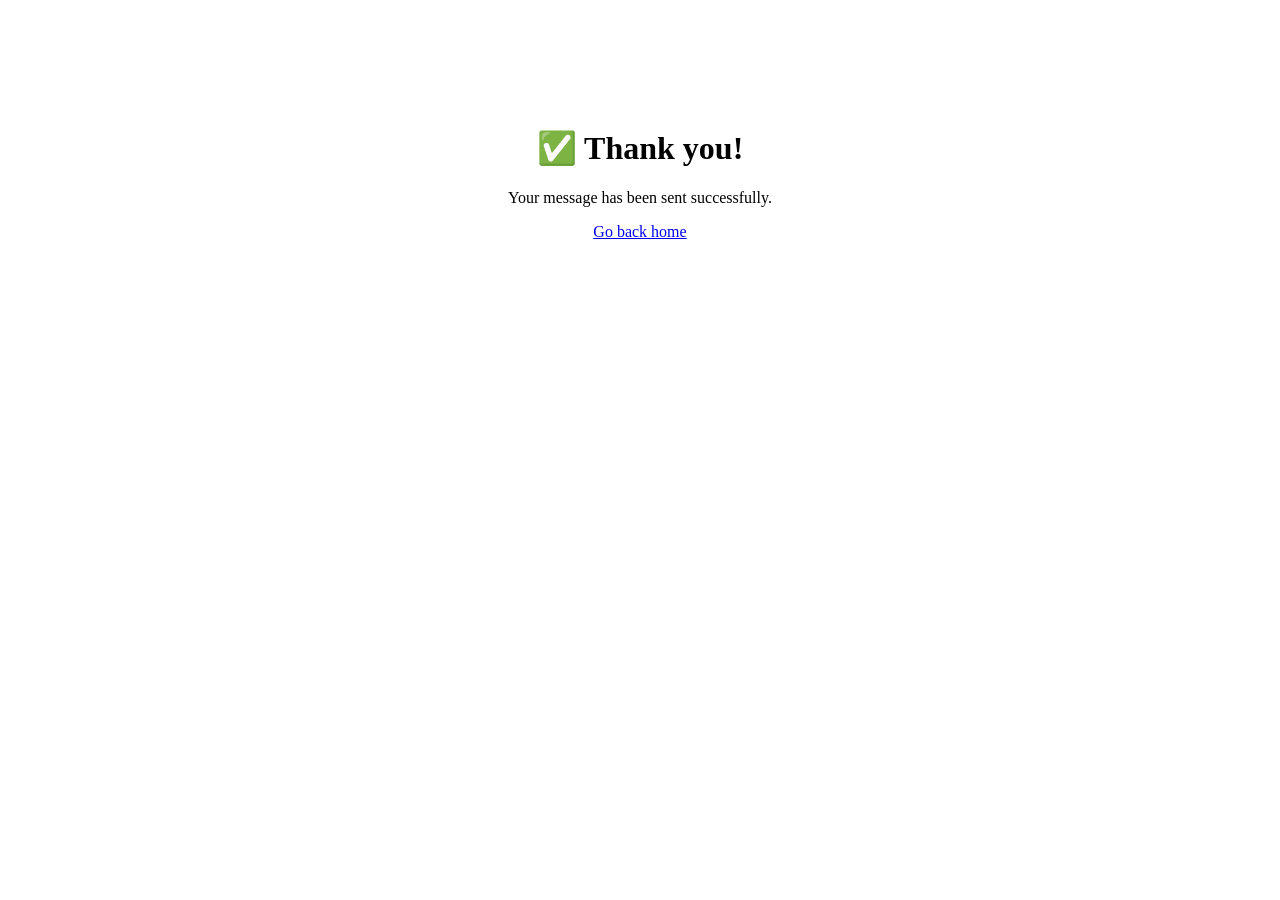
<file: success.html>
<!DOCTYPE html>
<html>
<head>
  <title>Message Sent</title>
</head>
<body style="font-family: Poppins; text-align:center; padding:100px;">
  <h1>✅ Thank you!</h1>
  <p>Your message has been sent successfully.</p>
  <a href="/">Go back home</a>
</body>
</html>
</file>
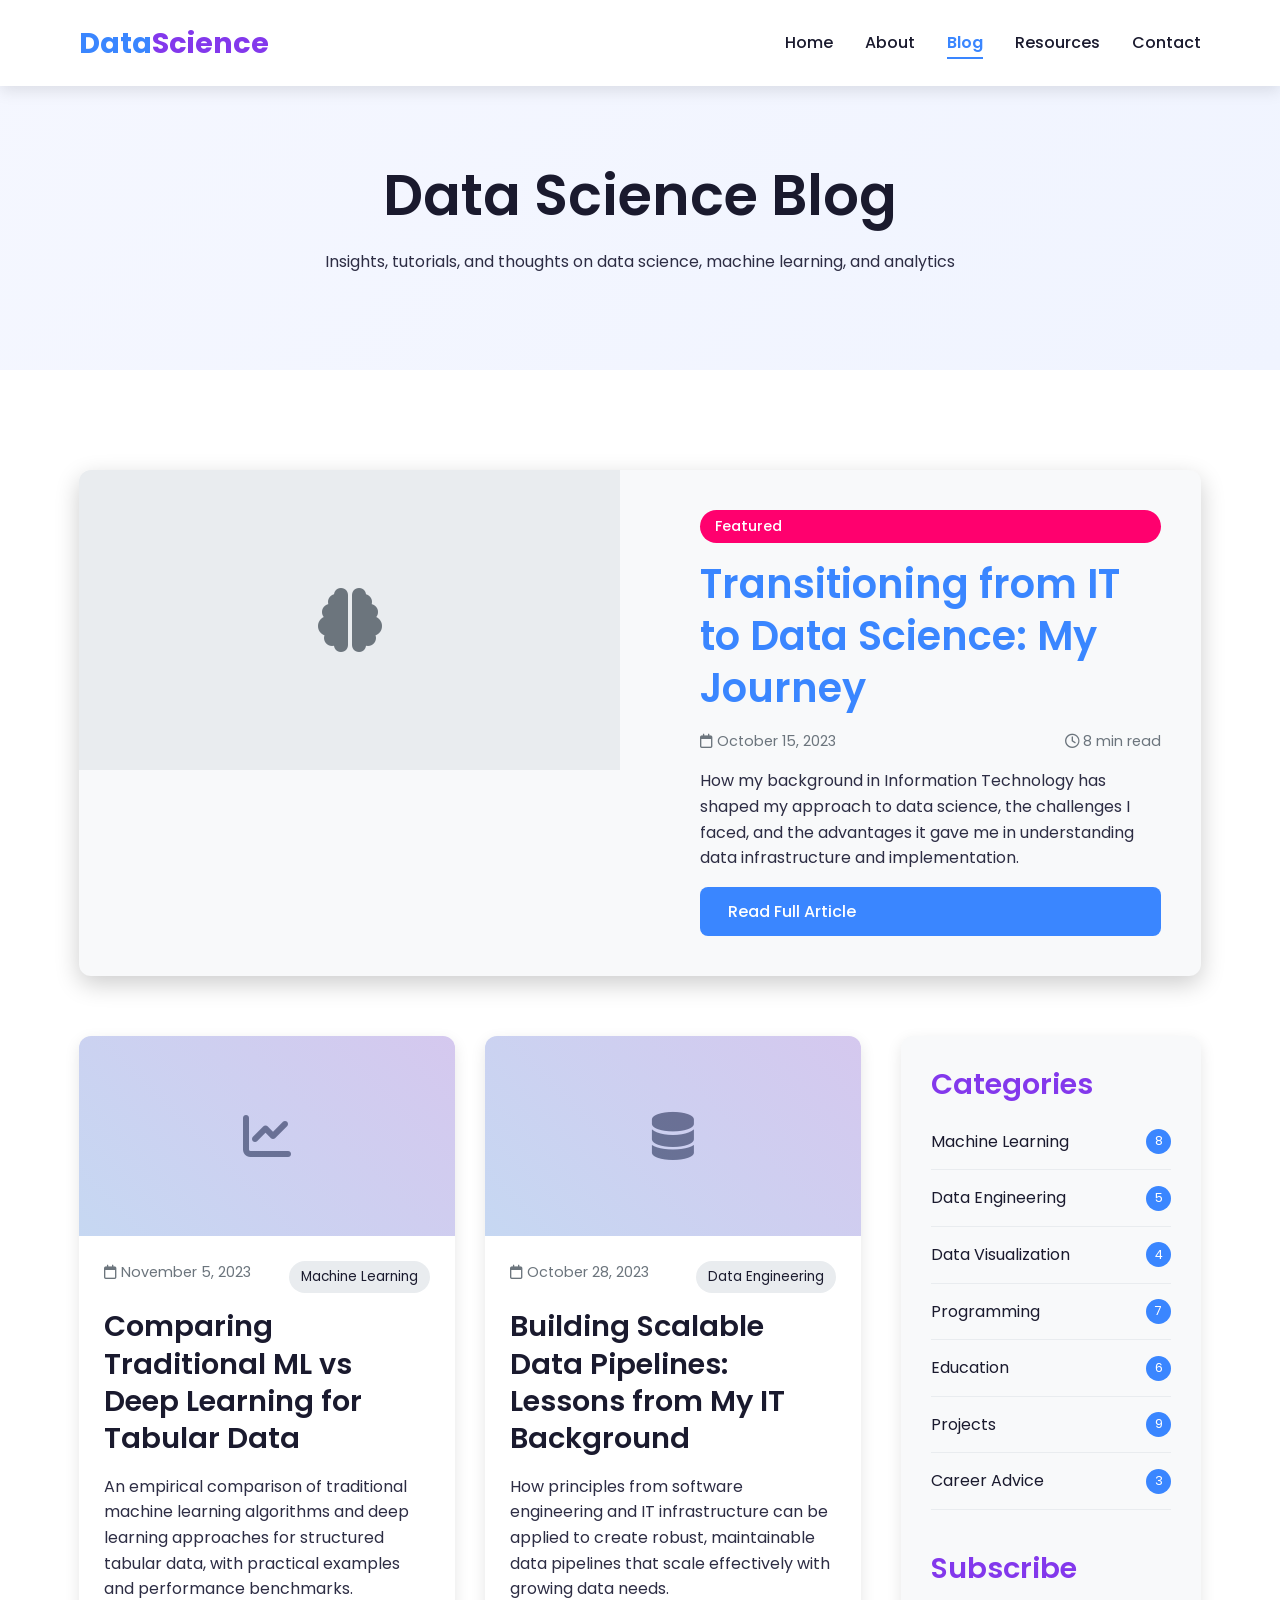
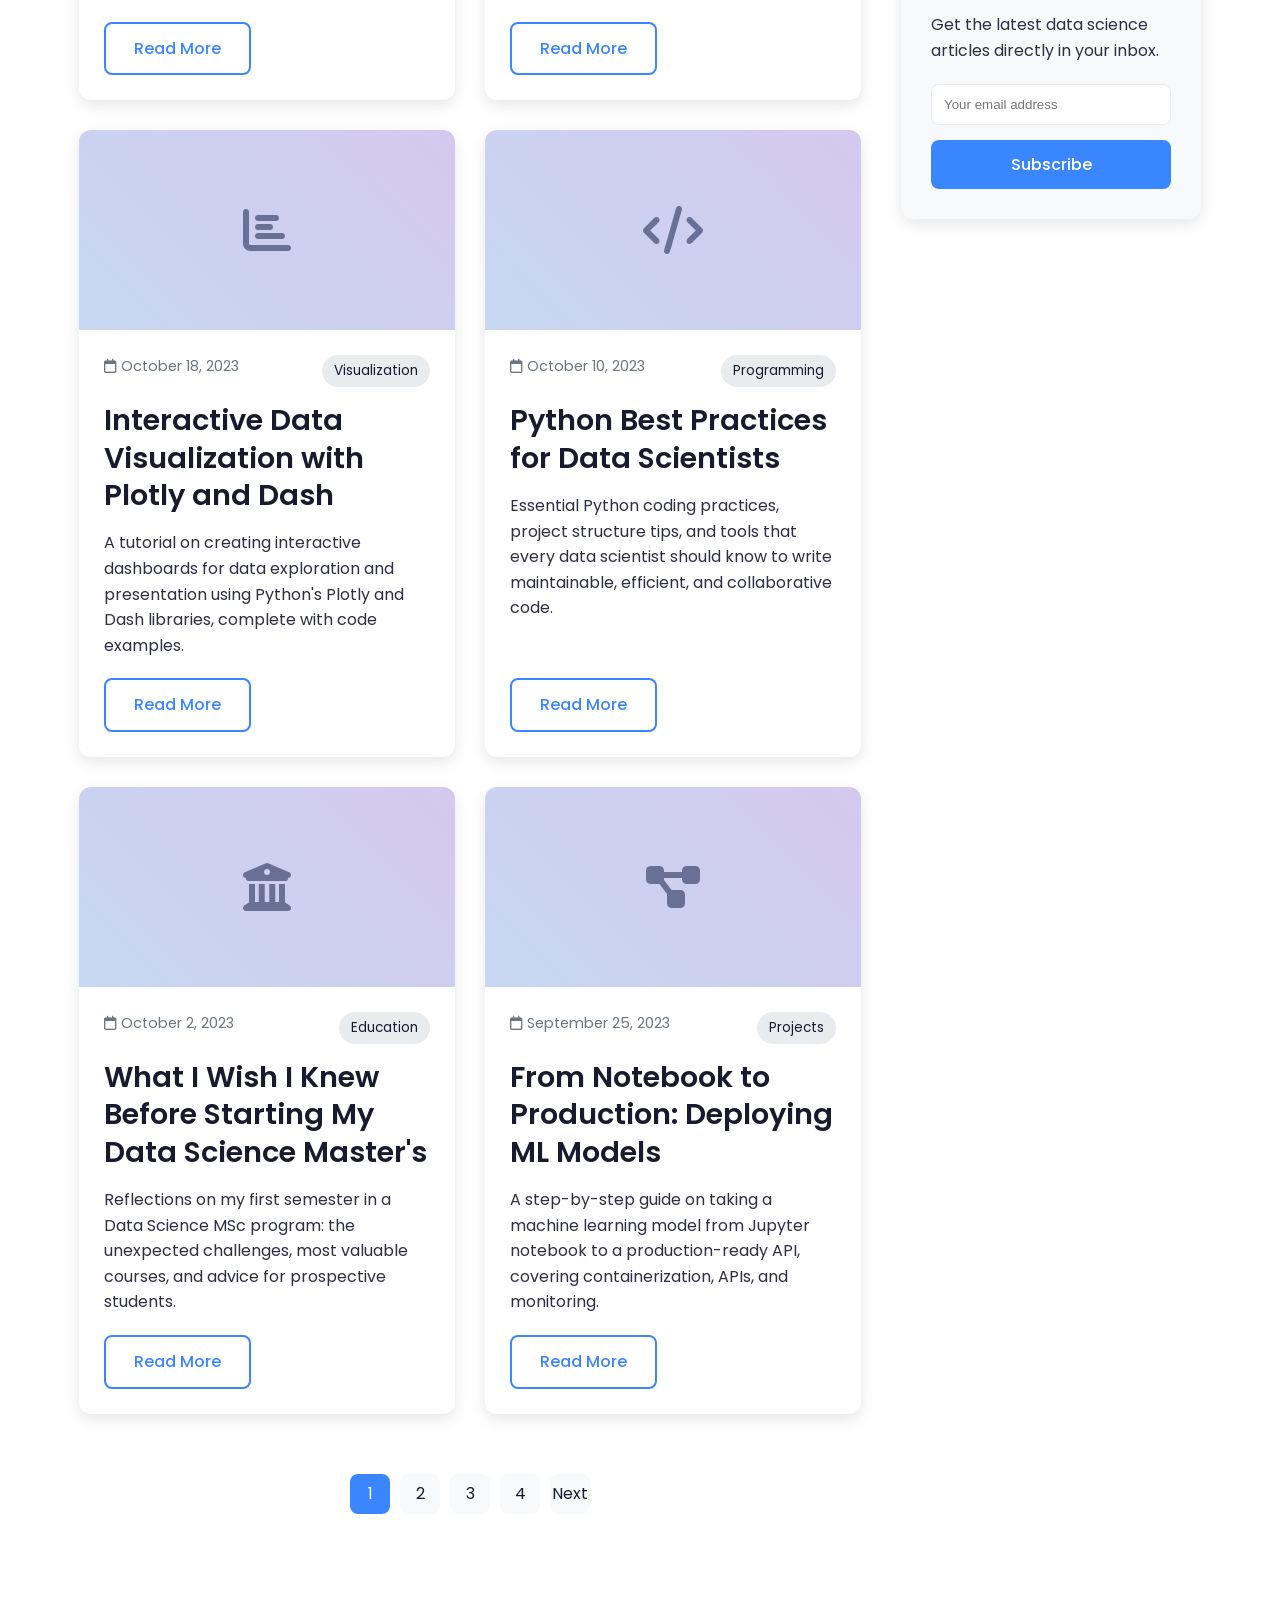
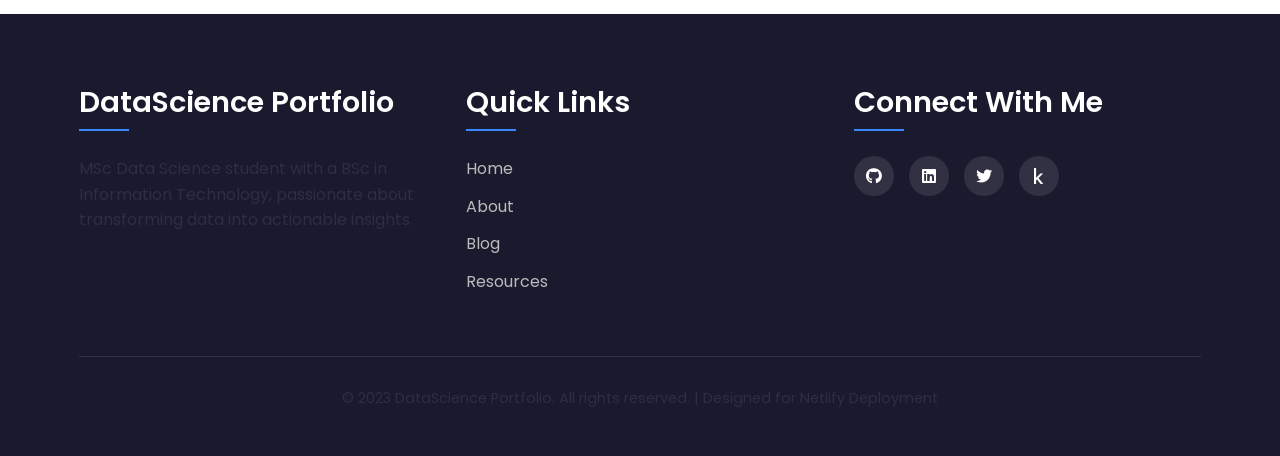
<file: other test pages/blog.html>
<!DOCTYPE html>
<html lang="en">
<head>
    <meta charset="UTF-8">
    <meta name="viewport" content="width=device-width, initial-scale=1.0">
    <title>Blog - Data Science Portfolio</title>
    <link rel="stylesheet" href="https://cdnjs.cloudflare.com/ajax/libs/font-awesome/6.4.0/css/all.min.css">
    <link href="https://fonts.googleapis.com/css2?family=Poppins:wght@300;400;500;600;700&family=Roboto+Mono:wght@300;400;500&display=swap" rel="stylesheet">
    <style>
        :root {
            --primary: #3a86ff;
            --primary-dark: #2667cc;
            --secondary: #8338ec;
            --accent: #ff006e;
            --dark: #1a1a2e;
            --dark-light: #2d2d44;
            --light: #f8f9fa;
            --gray: #6c757d;
            --gray-light: #e9ecef;
            --success: #38b000;
            --warning: #ff9e00;
            --danger: #ef233c;
            --transition: all 0.3s ease;
            --shadow: 0 5px 15px rgba(0, 0, 0, 0.1);
            --shadow-dark: 0 8px 25px rgba(0, 0, 0, 0.2);
            --border-radius: 8px;
            --border-radius-lg: 12px;
        }

        * {
            margin: 0;
            padding: 0;
            box-sizing: border-box;
        }

        body {
            font-family: 'Poppins', sans-serif;
            line-height: 1.6;
            color: var(--dark);
            background-color: var(--light);
            overflow-x: hidden;
        }

        h1, h2, h3, h4, h5 {
            font-weight: 600;
            line-height: 1.3;
            margin-bottom: 1rem;
        }

        h1 {
            font-size: 3.5rem;
        }

        h2 {
            font-size: 2.5rem;
            color: var(--primary);
        }

        h3 {
            font-size: 1.8rem;
        }

        p {
            margin-bottom: 1rem;
            color: var(--dark-light);
        }

        a {
            text-decoration: none;
            color: inherit;
        }

        .container {
            width: 90%;
            max-width: 1200px;
            margin: 0 auto;
            padding: 0 15px;
        }

        .section {
            padding: 100px 0;
        }

        .btn {
            display: inline-block;
            padding: 12px 28px;
            border-radius: var(--border-radius);
            font-weight: 500;
            cursor: pointer;
            transition: var(--transition);
            border: none;
            font-family: 'Poppins', sans-serif;
            font-size: 1rem;
        }

        .btn-primary {
            background-color: var(--primary);
            color: white;
        }

        .btn-primary:hover {
            background-color: var(--primary-dark);
            transform: translateY(-3px);
            box-shadow: var(--shadow);
        }

        .btn-outline {
            background-color: transparent;
            color: var(--primary);
            border: 2px solid var(--primary);
        }

        .btn-outline:hover {
            background-color: var(--primary);
            color: white;
            transform: translateY(-3px);
            box-shadow: var(--shadow);
        }

        /* Header & Navigation */
        header {
            position: fixed;
            top: 0;
            left: 0;
            width: 100%;
            z-index: 1000;
            background-color: rgba(255, 255, 255, 0.95);
            box-shadow: var(--shadow);
            transition: var(--transition);
        }

        header.scrolled {
            padding: 10px 0;
            background-color: rgba(255, 255, 255, 0.98);
        }

        .navbar {
            display: flex;
            justify-content: space-between;
            align-items: center;
            padding: 20px 0;
        }

        .logo {
            font-size: 1.8rem;
            font-weight: 700;
            color: var(--primary);
        }

        .logo span {
            color: var(--secondary);
        }

        .nav-links {
            display: flex;
            list-style: none;
        }

        .nav-links li {
            margin-left: 2rem;
        }

        .nav-links a {
            font-weight: 500;
            position: relative;
            padding: 5px 0;
        }

        .nav-links a::after {
            content: '';
            position: absolute;
            bottom: 0;
            left: 0;
            width: 0;
            height: 2px;
            background-color: var(--primary);
            transition: var(--transition);
        }

        .nav-links a:hover::after {
            width: 100%;
        }

        .nav-links a.active {
            color: var(--primary);
            font-weight: 600;
        }

        .nav-links a.active::after {
            width: 100%;
        }

        .hamburger {
            display: none;
            font-size: 1.5rem;
            cursor: pointer;
            color: var(--dark);
        }

        /* Page Header */
        .page-header {
            padding-top: 160px;
            padding-bottom: 80px;
            background: linear-gradient(135deg, #f5f7ff 0%, #f0f4ff 100%);
            text-align: center;
        }

        /* Blog Content */
        .blog-content {
            padding: 100px 0;
            background-color: white;
        }

        /* Blog Container */
        .blog-container {
            display: grid;
            grid-template-columns: repeat(auto-fill, minmax(350px, 1fr));
            gap: 30px;
            margin-bottom: 60px;
        }

        .blog-card {
            background-color: white;
            border-radius: var(--border-radius-lg);
            overflow: hidden;
            box-shadow: var(--shadow);
            transition: var(--transition);
            height: 100%;
            display: flex;
            flex-direction: column;
        }

        .blog-card:hover {
            transform: translateY(-10px);
            box-shadow: var(--shadow-dark);
        }

        .blog-img {
            height: 200px;
            width: 100%;
            background-color: var(--gray-light);
            display: flex;
            align-items: center;
            justify-content: center;
            color: var(--gray);
            font-size: 3rem;
            position: relative;
            overflow: hidden;
        }

        .blog-img::before {
            content: '';
            position: absolute;
            top: 0;
            left: 0;
            width: 100%;
            height: 100%;
            background: linear-gradient(45deg, rgba(58, 134, 255, 0.2), rgba(131, 56, 236, 0.2));
        }

        .blog-content-inner {
            padding: 25px;
            flex-grow: 1;
            display: flex;
            flex-direction: column;
        }

        .blog-meta {
            display: flex;
            justify-content: space-between;
            margin-bottom: 15px;
            font-size: 0.9rem;
            color: var(--gray);
        }

        .blog-category {
            background-color: var(--gray-light);
            padding: 5px 12px;
            border-radius: 20px;
            font-size: 0.85rem;
            color: var(--dark);
        }

        .blog-excerpt {
            margin-bottom: 20px;
            flex-grow: 1;
        }

        .read-more {
            align-self: flex-start;
            margin-top: auto;
        }

        /* Categories Sidebar */
        .blog-layout {
            display: grid;
            grid-template-columns: 1fr 300px;
            gap: 40px;
        }

        .categories-sidebar {
            background-color: var(--light);
            padding: 30px;
            border-radius: var(--border-radius-lg);
            box-shadow: var(--shadow);
            height: fit-content;
        }

        .categories-sidebar h3 {
            margin-bottom: 25px;
            color: var(--secondary);
        }

        .categories-list {
            list-style: none;
        }

        .categories-list li {
            margin-bottom: 15px;
            padding-bottom: 15px;
            border-bottom: 1px solid var(--gray-light);
        }

        .categories-list a {
            display: flex;
            justify-content: space-between;
            align-items: center;
            transition: var(--transition);
        }

        .categories-list a:hover {
            color: var(--primary);
        }

        .category-count {
            background-color: var(--primary);
            color: white;
            width: 25px;
            height: 25px;
            border-radius: 50%;
            display: flex;
            align-items: center;
            justify-content: center;
            font-size: 0.8rem;
        }

        /* Featured Post */
        .featured-post {
            grid-column: 1 / -1;
            display: grid;
            grid-template-columns: repeat(auto-fit, minmax(300px, 1fr));
            gap: 40px;
            background-color: var(--light);
            border-radius: var(--border-radius-lg);
            overflow: hidden;
            box-shadow: var(--shadow-dark);
            margin-bottom: 60px;
        }

        .featured-img {
            height: 300px;
            width: 100%;
            background-color: var(--gray-light);
            display: flex;
            align-items: center;
            justify-content: center;
            color: var(--gray);
            font-size: 4rem;
        }

        .featured-content {
            padding: 40px;
            display: flex;
            flex-direction: column;
            justify-content: center;
        }

        .featured-badge {
            display: inline-block;
            background-color: var(--accent);
            color: white;
            padding: 5px 15px;
            border-radius: 20px;
            font-size: 0.9rem;
            margin-bottom: 15px;
            font-weight: 500;
        }

        /* Pagination */
        .pagination {
            display: flex;
            justify-content: center;
            gap: 10px;
            margin-top: 50px;
        }

        .page-link {
            width: 40px;
            height: 40px;
            display: flex;
            align-items: center;
            justify-content: center;
            border-radius: var(--border-radius);
            background-color: var(--light);
            transition: var(--transition);
        }

        .page-link:hover {
            background-color: var(--primary);
            color: white;
        }

        .page-link.active {
            background-color: var(--primary);
            color: white;
        }

        /* Footer */
        footer {
            background-color: var(--dark);
            color: white;
            padding: 70px 0 30px;
        }

        .footer-content {
            display: grid;
            grid-template-columns: repeat(auto-fit, minmax(250px, 1fr));
            gap: 40px;
            margin-bottom: 50px;
        }

        .footer-col h3 {
            color: white;
            margin-bottom: 25px;
            position: relative;
            padding-bottom: 10px;
        }

        .footer-col h3::after {
            content: '';
            position: absolute;
            bottom: 0;
            left: 0;
            width: 50px;
            height: 2px;
            background-color: var(--primary);
        }

        .footer-links {
            list-style: none;
        }

        .footer-links li {
            margin-bottom: 12px;
        }

        .footer-links a {
            color: #bbb;
            transition: var(--transition);
        }

        .footer-links a:hover {
            color: var(--primary);
            padding-left: 5px;
        }

        .social-links {
            display: flex;
            gap: 15px;
            margin-top: 20px;
        }

        .social-link {
            width: 40px;
            height: 40px;
            border-radius: 50%;
            background-color: rgba(255, 255, 255, 0.1);
            display: flex;
            align-items: center;
            justify-content: center;
            transition: var(--transition);
        }

        .social-link:hover {
            background-color: var(--primary);
            transform: translateY(-5px);
        }

        .copyright {
            text-align: center;
            padding-top: 30px;
            border-top: 1px solid rgba(255, 255, 255, 0.1);
            color: #aaa;
            font-size: 0.9rem;
        }

        /* Responsive Styles */
        @media (max-width: 992px) {
            h1 {
                font-size: 2.8rem;
            }

            h2 {
                font-size: 2.2rem;
            }

            .blog-layout {
                grid-template-columns: 1fr;
            }

            .categories-sidebar {
                order: -1;
            }
        }

        @media (max-width: 768px) {
            .navbar {
                padding: 15px 0;
            }

            .nav-links {
                position: fixed;
                top: 70px;
                left: 0;
                width: 100%;
                background-color: white;
                flex-direction: column;
                align-items: center;
                padding: 20px 0;
                box-shadow: var(--shadow);
                transform: translateY(-100%);
                opacity: 0;
                visibility: hidden;
                transition: var(--transition);
                z-index: 999;
            }

            .nav-links.active {
                transform: translateY(0);
                opacity: 1;
                visibility: visible;
            }

            .nav-links li {
                margin: 15px 0;
            }

            .hamburger {
                display: block;
            }
        }

        @media (max-width: 576px) {
            h1 {
                font-size: 2.2rem;
            }

            h2 {
                font-size: 1.8rem;
            }

            .section {
                padding: 70px 0;
            }

            .page-header {
                padding-top: 140px;
                padding-bottom: 60px;
            }

            .btn {
                padding: 10px 20px;
            }
        }
    </style>
</head>
<body>
    <!-- Header & Navigation -->
    <header id="header">
        <div class="container">
            <nav class="navbar">
                <a href="index.html" class="logo">Data<span>Science</span></a>
                <ul class="nav-links" id="navLinks">
                    <li><a href="index.html">Home</a></li>
                    <li><a href="about.html">About</a></li>
                    <li><a href="blog.html" class="active">Blog</a></li>
                    <li><a href="resources.html">Resources</a></li>
                    <li><a href="index.html#contact">Contact</a></li>
                </ul>
                <div class="hamburger" id="hamburger">
                    <i class="fas fa-bars"></i>
                </div>
            </nav>
        </div>
    </header>

    <!-- Page Header -->
    <section class="page-header">
        <div class="container">
            <h1>Data Science Blog</h1>
            <p>Insights, tutorials, and thoughts on data science, machine learning, and analytics</p>
        </div>
    </section>

    <!-- Blog Content -->
    <section class="blog-content">
        <div class="container">
            <!-- Featured Post -->
            <div class="featured-post">
                <div class="featured-img">
                    <i class="fas fa-brain"></i>
                </div>
                <div class="featured-content">
                    <span class="featured-badge">Featured</span>
                    <h2>Transitioning from IT to Data Science: My Journey</h2>
                    <div class="blog-meta">
                        <span><i class="far fa-calendar"></i> October 15, 2023</span>
                        <span><i class="far fa-clock"></i> 8 min read</span>
                    </div>
                    <p>How my background in Information Technology has shaped my approach to data science, the challenges I faced, and the advantages it gave me in understanding data infrastructure and implementation.</p>
                    <a href="#" class="btn btn-primary">Read Full Article</a>
                </div>
            </div>

            <div class="blog-layout">
                <!-- Main Blog Posts -->
                <div>
                    <div class="blog-container">
                        <!-- Blog Post 1 -->
                        <div class="blog-card">
                            <div class="blog-img">
                                <i class="fas fa-chart-line"></i>
                            </div>
                            <div class="blog-content-inner">
                                <div class="blog-meta">
                                    <span><i class="far fa-calendar"></i> November 5, 2023</span>
                                    <span class="blog-category">Machine Learning</span>
                                </div>
                                <h3>Comparing Traditional ML vs Deep Learning for Tabular Data</h3>
                                <p class="blog-excerpt">An empirical comparison of traditional machine learning algorithms and deep learning approaches for structured tabular data, with practical examples and performance benchmarks.</p>
                                <a href="#" class="read-more btn btn-outline">Read More</a>
                            </div>
                        </div>

                        <!-- Blog Post 2 -->
                        <div class="blog-card">
                            <div class="blog-img">
                                <i class="fas fa-database"></i>
                            </div>
                            <div class="blog-content-inner">
                                <div class="blog-meta">
                                    <span><i class="far fa-calendar"></i> October 28, 2023</span>
                                    <span class="blog-category">Data Engineering</span>
                                </div>
                                <h3>Building Scalable Data Pipelines: Lessons from My IT Background</h3>
                                <p class="blog-excerpt">How principles from software engineering and IT infrastructure can be applied to create robust, maintainable data pipelines that scale effectively with growing data needs.</p>
                                <a href="#" class="read-more btn btn-outline">Read More</a>
                            </div>
                        </div>

                        <!-- Blog Post 3 -->
                        <div class="blog-card">
                            <div class="blog-img">
                                <i class="fas fa-chart-bar"></i>
                            </div>
                            <div class="blog-content-inner">
                                <div class="blog-meta">
                                    <span><i class="far fa-calendar"></i> October 18, 2023</span>
                                    <span class="blog-category">Visualization</span>
                                </div>
                                <h3>Interactive Data Visualization with Plotly and Dash</h3>
                                <p class="blog-excerpt">A tutorial on creating interactive dashboards for data exploration and presentation using Python's Plotly and Dash libraries, complete with code examples.</p>
                                <a href="#" class="read-more btn btn-outline">Read More</a>
                            </div>
                        </div>

                        <!-- Blog Post 4 -->
                        <div class="blog-card">
                            <div class="blog-img">
                                <i class="fas fa-code"></i>
                            </div>
                            <div class="blog-content-inner">
                                <div class="blog-meta">
                                    <span><i class="far fa-calendar"></i> October 10, 2023</span>
                                    <span class="blog-category">Programming</span>
                                </div>
                                <h3>Python Best Practices for Data Scientists</h3>
                                <p class="blog-excerpt">Essential Python coding practices, project structure tips, and tools that every data scientist should know to write maintainable, efficient, and collaborative code.</p>
                                <a href="#" class="read-more btn btn-outline">Read More</a>
                            </div>
                        </div>

                        <!-- Blog Post 5 -->
                        <div class="blog-card">
                            <div class="blog-img">
                                <i class="fas fa-university"></i>
                            </div>
                            <div class="blog-content-inner">
                                <div class="blog-meta">
                                    <span><i class="far fa-calendar"></i> October 2, 2023</span>
                                    <span class="blog-category">Education</span>
                                </div>
                                <h3>What I Wish I Knew Before Starting My Data Science Master's</h3>
                                <p class="blog-excerpt">Reflections on my first semester in a Data Science MSc program: the unexpected challenges, most valuable courses, and advice for prospective students.</p>
                                <a href="#" class="read-more btn btn-outline">Read More</a>
                            </div>
                        </div>

                        <!-- Blog Post 6 -->
                        <div class="blog-card">
                            <div class="blog-img">
                                <i class="fas fa-project-diagram"></i>
                            </div>
                            <div class="blog-content-inner">
                                <div class="blog-meta">
                                    <span><i class="far fa-calendar"></i> September 25, 2023</span>
                                    <span class="blog-category">Projects</span>
                                </div>
                                <h3>From Notebook to Production: Deploying ML Models</h3>
                                <p class="blog-excerpt">A step-by-step guide on taking a machine learning model from Jupyter notebook to a production-ready API, covering containerization, APIs, and monitoring.</p>
                                <a href="#" class="read-more btn btn-outline">Read More</a>
                            </div>
                        </div>
                    </div>

                    <!-- Pagination -->
                    <div class="pagination">
                        <a href="#" class="page-link active">1</a>
                        <a href="#" class="page-link">2</a>
                        <a href="#" class="page-link">3</a>
                        <a href="#" class="page-link">4</a>
                        <a href="#" class="page-link">Next</a>
                    </div>
                </div>

                <!-- Categories Sidebar -->
                <div class="categories-sidebar">
                    <h3>Categories</h3>
                    <ul class="categories-list">
                        <li>
                            <a href="#">Machine Learning <span class="category-count">8</span></a>
                        </li>
                        <li>
                            <a href="#">Data Engineering <span class="category-count">5</span></a>
                        </li>
                        <li>
                            <a href="#">Data Visualization <span class="category-count">4</span></a>
                        </li>
                        <li>
                            <a href="#">Programming <span class="category-count">7</span></a>
                        </li>
                        <li>
                            <a href="#">Education <span class="category-count">6</span></a>
                        </li>
                        <li>
                            <a href="#">Projects <span class="category-count">9</span></a>
                        </li>
                        <li>
                            <a href="#">Career Advice <span class="category-count">3</span></a>
                        </li>
                    </ul>

                    <div style="margin-top: 40px;">
                        <h3>Subscribe</h3>
                        <p style="margin-bottom: 20px;">Get the latest data science articles directly in your inbox.</p>
                        <form id="subscribe-form" style="display: flex; flex-direction: column; gap: 15px;">
                            <input type="email" placeholder="Your email address" class="form-control" style="padding: 12px; border-radius: var(--border-radius); border: 1px solid var(--gray-light);">
                            <button type="submit" class="btn btn-primary">Subscribe</button>
                        </form>
                    </div>
                </div>
            </div>
        </div>
    </section>

    <!-- Footer -->
    <footer>
        <div class="container">
            <div class="footer-content">
                <div class="footer-col">
                    <h3>DataScience Portfolio</h3>
                    <p>MSc Data Science student with a BSc in Information Technology, passionate about transforming data into actionable insights.</p>
                </div>
                <div class="footer-col">
                    <h3>Quick Links</h3>
                    <ul class="footer-links">
                        <li><a href="index.html">Home</a></li>
                        <li><a href="about.html">About</a></li>
                        <li><a href="blog.html">Blog</a></li>
                        <li><a href="resources.html">Resources</a></li>
                    </ul>
                </div>
                <div class="footer-col">
                    <h3>Connect With Me</h3>
                    <div class="social-links">
                        <a href="#" class="social-link"><i class="fab fa-github"></i></a>
                        <a href="#" class="social-link"><i class="fab fa-linkedin"></i></a>
                        <a href="#" class="social-link"><i class="fab fa-twitter"></i></a>
                        <a href="#" class="social-link"><i class="fab fa-kaggle"></i></a>
                    </div>
                </div>
            </div>
            <div class="copyright">
                <p>&copy; 2023 DataScience Portfolio. All rights reserved. | Designed for Netlify Deployment</p>
            </div>
        </div>
    </footer>

    <!-- JavaScript -->
    <script>
        // Mobile Navigation Toggle
        const hamburger = document.getElementById('hamburger');
        const navLinks = document.getElementById('navLinks');
        
        hamburger.addEventListener('click', () => {
            navLinks.classList.toggle('active');
            hamburger.innerHTML = navLinks.classList.contains('active') 
                ? '<i class="fas fa-times"></i>' 
                : '<i class="fas fa-bars"></i>';
        });

        // Close mobile menu when clicking on a link
        document.querySelectorAll('.nav-links a').forEach(link => {
            link.addEventListener('click', () => {
                navLinks.classList.remove('active');
                hamburger.innerHTML = '<i class="fas fa-bars"></i>';
            });
        });

        // Header scroll effect
        window.addEventListener('scroll', () => {
            const header = document.getElementById('header');
            if (window.scrollY > 50) {
                header.classList.add('scrolled');
            } else {
                header.classList.remove('scrolled');
            }
        });

        // Subscribe form submission
        const subscribeForm = document.getElementById('subscribe-form');
        if (subscribeForm) {
            subscribeForm.addEventListener('submit', function(e) {
                e.preventDefault();
                const email = this.querySelector('input[type="email"]').value;
                
                // In a real scenario, this would connect to a backend
                alert(`Thank you for subscribing with ${email}! You'll receive updates on new blog posts.`);
                this.reset();
            });
        }
    </script>
</body>
</html>
</file>
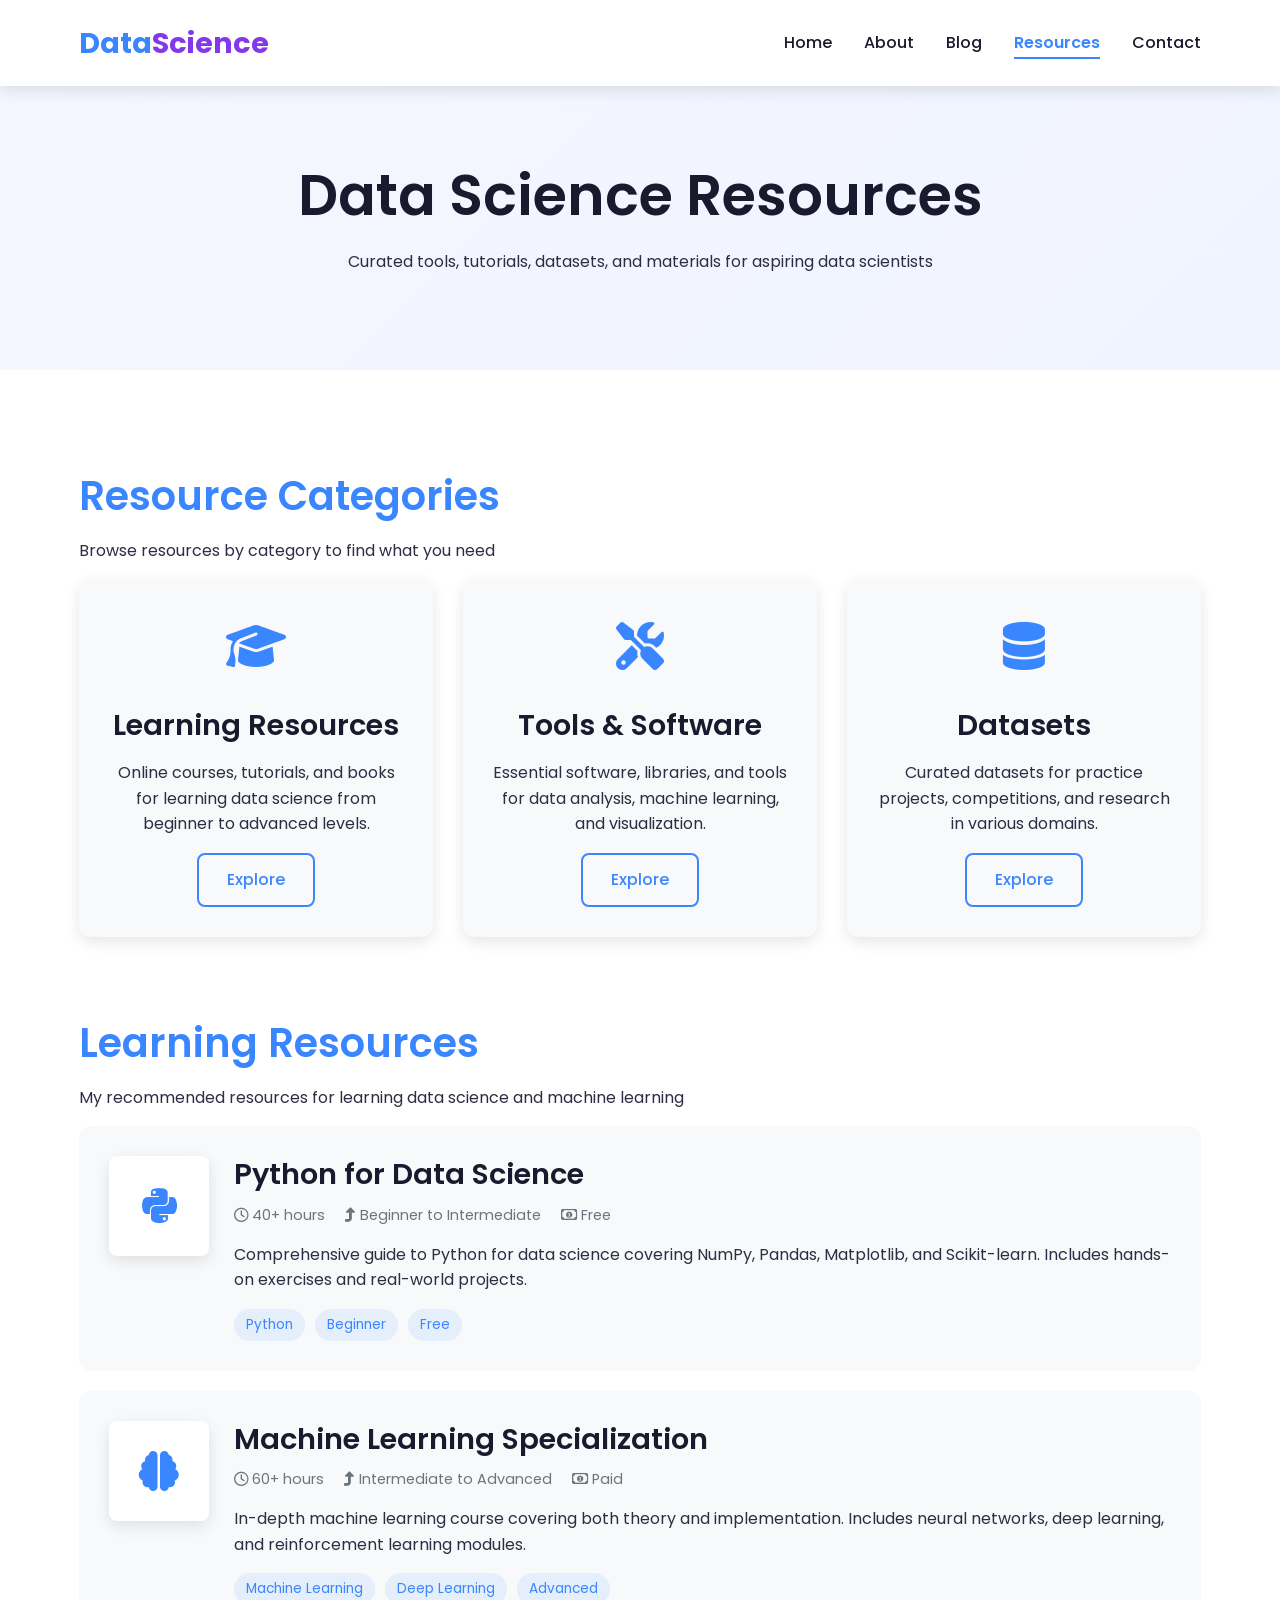
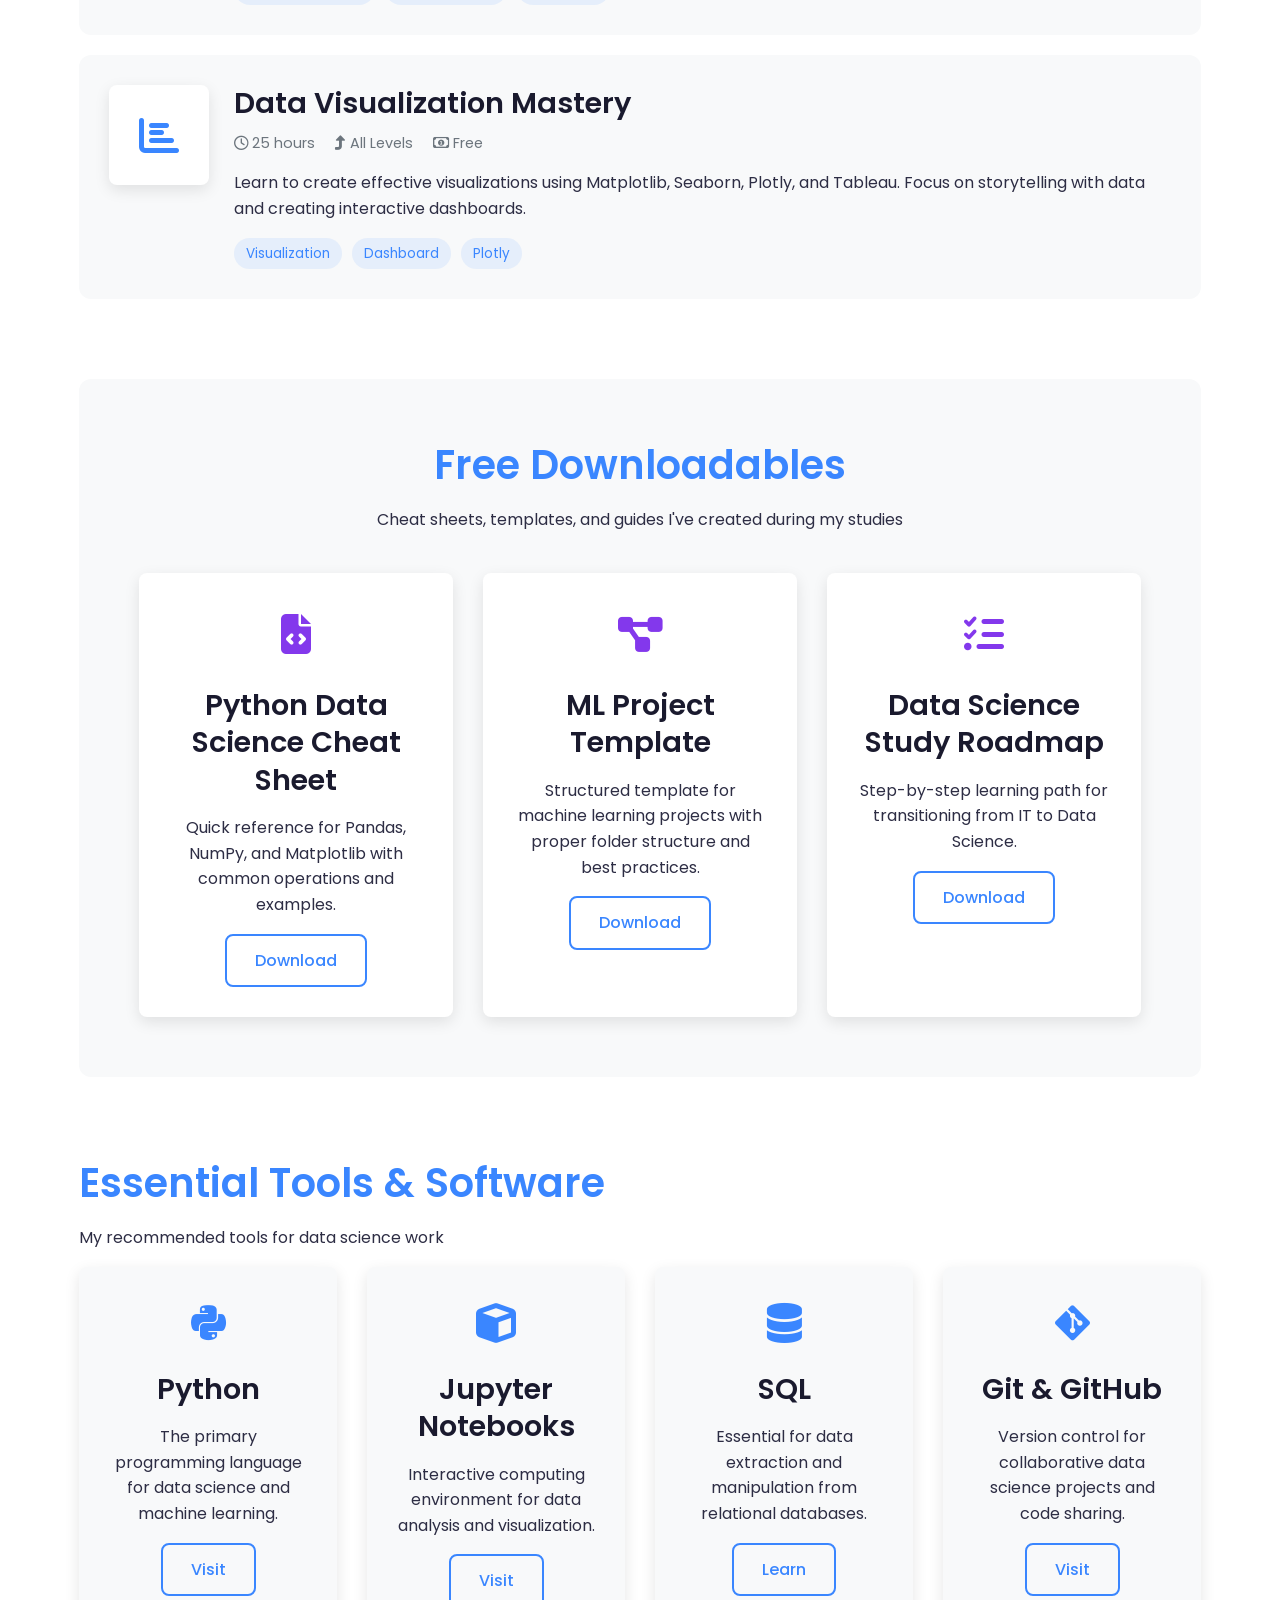
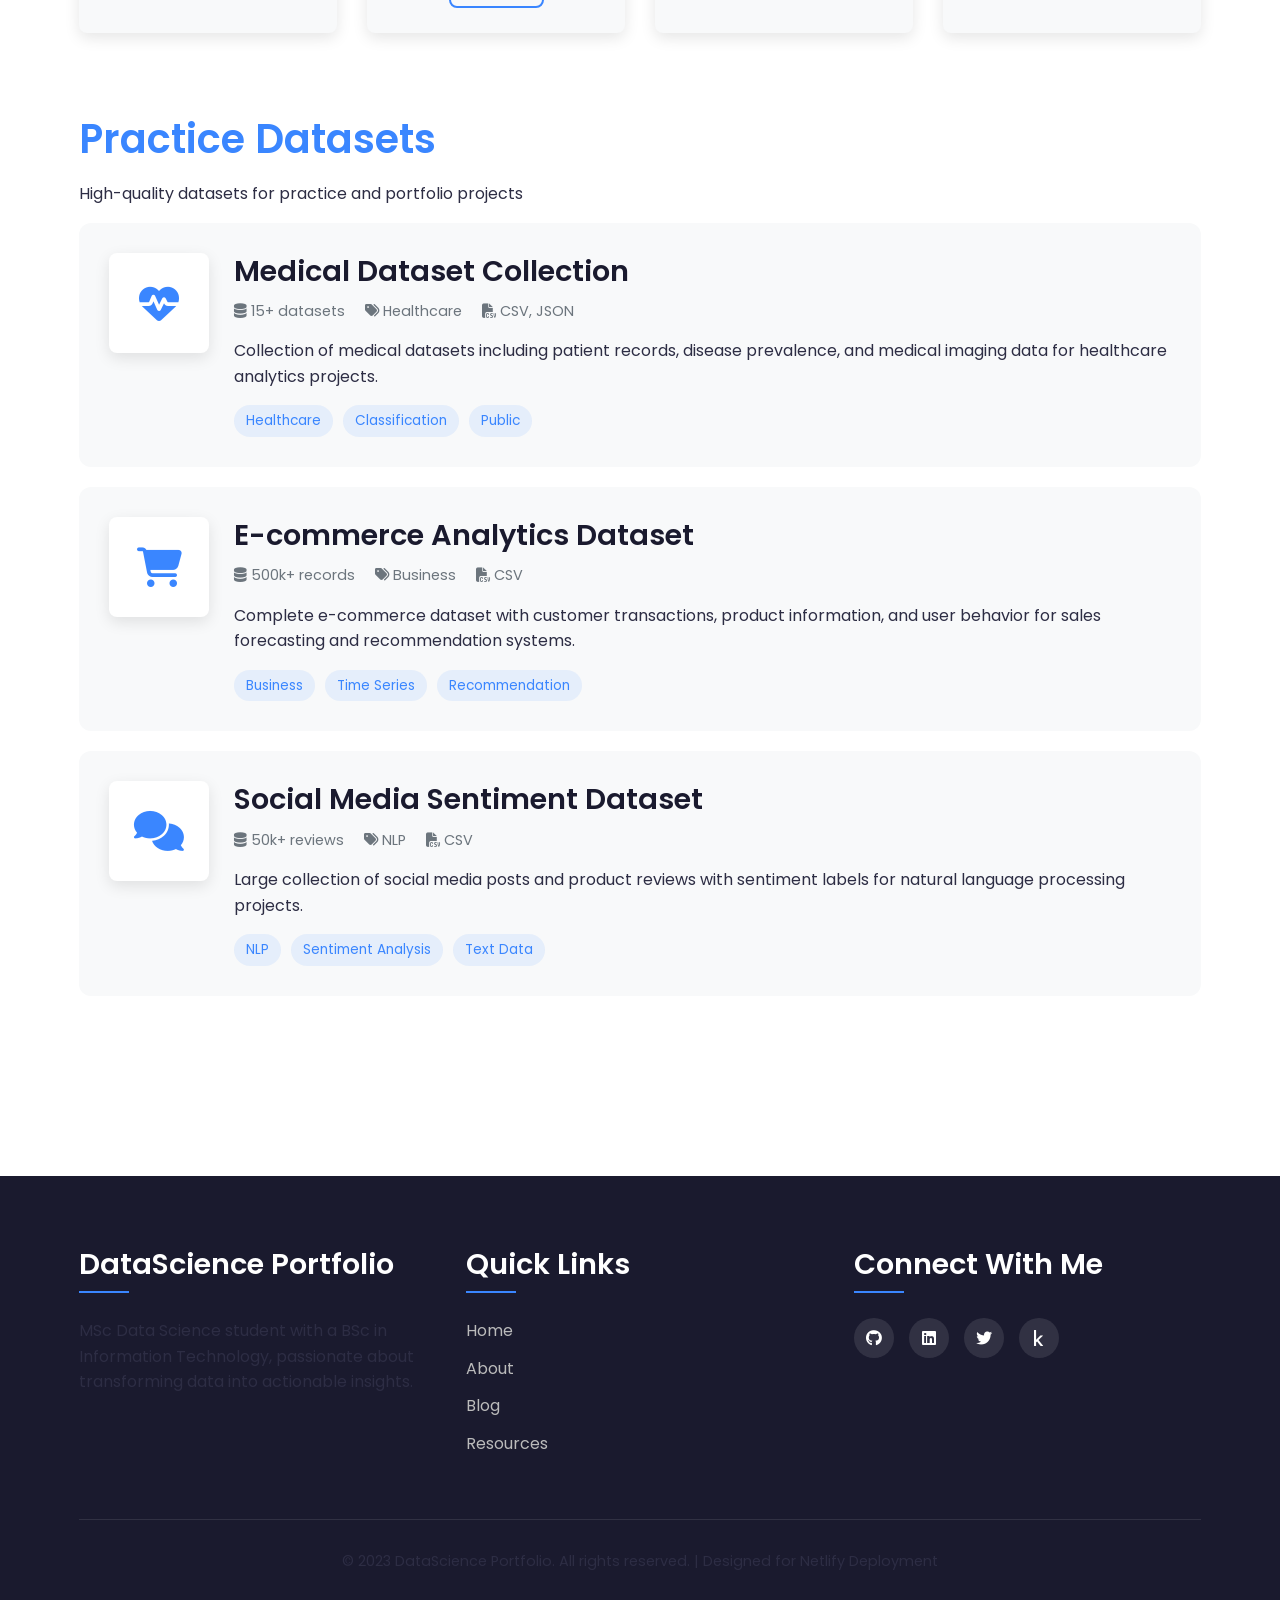
<file: other test pages/resources.html>
<!DOCTYPE html>
<html lang="en">
<head>
    <meta charset="UTF-8">
    <meta name="viewport" content="width=device-width, initial-scale=1.0">
    <title>Resources - Data Science Portfolio</title>
    <link rel="stylesheet" href="https://cdnjs.cloudflare.com/ajax/libs/font-awesome/6.4.0/css/all.min.css">
    <link href="https://fonts.googleapis.com/css2?family=Poppins:wght@300;400;500;600;700&family=Roboto+Mono:wght@300;400;500&display=swap" rel="stylesheet">
    <style>
        :root {
            --primary: #3a86ff;
            --primary-dark: #2667cc;
            --secondary: #8338ec;
            --accent: #ff006e;
            --dark: #1a1a2e;
            --dark-light: #2d2d44;
            --light: #f8f9fa;
            --gray: #6c757d;
            --gray-light: #e9ecef;
            --success: #38b000;
            --warning: #ff9e00;
            --danger: #ef233c;
            --transition: all 0.3s ease;
            --shadow: 0 5px 15px rgba(0, 0, 0, 0.1);
            --shadow-dark: 0 8px 25px rgba(0, 0, 0, 0.2);
            --border-radius: 8px;
            --border-radius-lg: 12px;
        }

        * {
            margin: 0;
            padding: 0;
            box-sizing: border-box;
        }

        body {
            font-family: 'Poppins', sans-serif;
            line-height: 1.6;
            color: var(--dark);
            background-color: var(--light);
            overflow-x: hidden;
        }

        h1, h2, h3, h4, h5 {
            font-weight: 600;
            line-height: 1.3;
            margin-bottom: 1rem;
        }

        h1 {
            font-size: 3.5rem;
        }

        h2 {
            font-size: 2.5rem;
            color: var(--primary);
        }

        h3 {
            font-size: 1.8rem;
        }

        p {
            margin-bottom: 1rem;
            color: var(--dark-light);
        }

        a {
            text-decoration: none;
            color: inherit;
        }

        .container {
            width: 90%;
            max-width: 1200px;
            margin: 0 auto;
            padding: 0 15px;
        }

        .section {
            padding: 100px 0;
        }

        .btn {
            display: inline-block;
            padding: 12px 28px;
            border-radius: var(--border-radius);
            font-weight: 500;
            cursor: pointer;
            transition: var(--transition);
            border: none;
            font-family: 'Poppins', sans-serif;
            font-size: 1rem;
        }

        .btn-primary {
            background-color: var(--primary);
            color: white;
        }

        .btn-primary:hover {
            background-color: var(--primary-dark);
            transform: translateY(-3px);
            box-shadow: var(--shadow);
        }

        .btn-outline {
            background-color: transparent;
            color: var(--primary);
            border: 2px solid var(--primary);
        }

        .btn-outline:hover {
            background-color: var(--primary);
            color: white;
            transform: translateY(-3px);
            box-shadow: var(--shadow);
        }

        /* Header & Navigation */
        header {
            position: fixed;
            top: 0;
            left: 0;
            width: 100%;
            z-index: 1000;
            background-color: rgba(255, 255, 255, 0.95);
            box-shadow: var(--shadow);
            transition: var(--transition);
        }

        header.scrolled {
            padding: 10px 0;
            background-color: rgba(255, 255, 255, 0.98);
        }

        .navbar {
            display: flex;
            justify-content: space-between;
            align-items: center;
            padding: 20px 0;
        }

        .logo {
            font-size: 1.8rem;
            font-weight: 700;
            color: var(--primary);
        }

        .logo span {
            color: var(--secondary);
        }

        .nav-links {
            display: flex;
            list-style: none;
        }

        .nav-links li {
            margin-left: 2rem;
        }

        .nav-links a {
            font-weight: 500;
            position: relative;
            padding: 5px 0;
        }

        .nav-links a::after {
            content: '';
            position: absolute;
            bottom: 0;
            left: 0;
            width: 0;
            height: 2px;
            background-color: var(--primary);
            transition: var(--transition);
        }

        .nav-links a:hover::after {
            width: 100%;
        }

        .nav-links a.active {
            color: var(--primary);
            font-weight: 600;
        }

        .nav-links a.active::after {
            width: 100%;
        }

        .hamburger {
            display: none;
            font-size: 1.5rem;
            cursor: pointer;
            color: var(--dark);
        }

        /* Page Header */
        .page-header {
            padding-top: 160px;
            padding-bottom: 80px;
            background: linear-gradient(135deg, #f5f7ff 0%, #f0f4ff 100%);
            text-align: center;
        }

        /* Resources Content */
        .resources-content {
            padding: 100px 0;
            background-color: white;
        }

        /* Resources Categories */
        .resources-categories {
            display: grid;
            grid-template-columns: repeat(auto-fill, minmax(300px, 1fr));
            gap: 30px;
            margin-bottom: 80px;
        }

        .category-card {
            background-color: var(--light);
            padding: 30px;
            border-radius: var(--border-radius-lg);
            box-shadow: var(--shadow);
            transition: var(--transition);
            text-align: center;
        }

        .category-card:hover {
            transform: translateY(-10px);
            box-shadow: var(--shadow-dark);
        }

        .category-icon {
            font-size: 3rem;
            color: var(--primary);
            margin-bottom: 20px;
        }

        /* Resources List */
        .resources-list {
            margin-bottom: 80px;
        }

        .resource-item {
            display: grid;
            grid-template-columns: 100px 1fr;
            gap: 25px;
            padding: 30px;
            background-color: var(--light);
            border-radius: var(--border-radius-lg);
            margin-bottom: 20px;
            transition: var(--transition);
        }

        .resource-item:hover {
            transform: translateX(10px);
            box-shadow: var(--shadow);
        }

        .resource-icon {
            width: 100px;
            height: 100px;
            background-color: white;
            border-radius: var(--border-radius);
            display: flex;
            align-items: center;
            justify-content: center;
            font-size: 2.5rem;
            color: var(--primary);
            box-shadow: var(--shadow);
        }

        .resource-content h3 {
            margin-bottom: 10px;
        }

        .resource-meta {
            display: flex;
            gap: 20px;
            margin-bottom: 15px;
            font-size: 0.9rem;
            color: var(--gray);
        }

        .resource-tags {
            display: flex;
            flex-wrap: wrap;
            gap: 10px;
            margin-top: 15px;
        }

        .resource-tag {
            background-color: rgba(58, 134, 255, 0.1);
            color: var(--primary);
            padding: 5px 12px;
            border-radius: 20px;
            font-size: 0.85rem;
        }

        /* Downloadables Section */
        .downloadables {
            background-color: var(--light);
            padding: 60px;
            border-radius: var(--border-radius-lg);
            margin-bottom: 80px;
            text-align: center;
        }

        .download-grid {
            display: grid;
            grid-template-columns: repeat(auto-fill, minmax(250px, 1fr));
            gap: 30px;
            margin-top: 40px;
        }

        .download-card {
            background-color: white;
            padding: 30px;
            border-radius: var(--border-radius);
            box-shadow: var(--shadow);
            transition: var(--transition);
        }

        .download-card:hover {
            transform: translateY(-5px);
            box-shadow: var(--shadow-dark);
        }

        .download-icon {
            font-size: 2.5rem;
            color: var(--secondary);
            margin-bottom: 20px;
        }

        /* Tools Section */
        .tools-container {
            display: grid;
            grid-template-columns: repeat(auto-fill, minmax(250px, 1fr));
            gap: 30px;
        }

        .tool-card {
            background-color: var(--light);
            padding: 25px;
            border-radius: var(--border-radius);
            box-shadow: var(--shadow);
            transition: var(--transition);
            text-align: center;
        }

        .tool-card:hover {
            transform: translateY(-5px);
            box-shadow: var(--shadow-dark);
        }

        .tool-logo {
            font-size: 2.5rem;
            color: var(--primary);
            margin-bottom: 15px;
        }

        /* Footer */
        footer {
            background-color: var(--dark);
            color: white;
            padding: 70px 0 30px;
        }

        .footer-content {
            display: grid;
            grid-template-columns: repeat(auto-fit, minmax(250px, 1fr));
            gap: 40px;
            margin-bottom: 50px;
        }

        .footer-col h3 {
            color: white;
            margin-bottom: 25px;
            position: relative;
            padding-bottom: 10px;
        }

        .footer-col h3::after {
            content: '';
            position: absolute;
            bottom: 0;
            left: 0;
            width: 50px;
            height: 2px;
            background-color: var(--primary);
        }

        .footer-links {
            list-style: none;
        }

        .footer-links li {
            margin-bottom: 12px;
        }

        .footer-links a {
            color: #bbb;
            transition: var(--transition);
        }

        .footer-links a:hover {
            color: var(--primary);
            padding-left: 5px;
        }

        .social-links {
            display: flex;
            gap: 15px;
            margin-top: 20px;
        }

        .social-link {
            width: 40px;
            height: 40px;
            border-radius: 50%;
            background-color: rgba(255, 255, 255, 0.1);
            display: flex;
            align-items: center;
            justify-content: center;
            transition: var(--transition);
        }

        .social-link:hover {
            background-color: var(--primary);
            transform: translateY(-5px);
        }

        .copyright {
            text-align: center;
            padding-top: 30px;
            border-top: 1px solid rgba(255, 255, 255, 0.1);
            color: #aaa;
            font-size: 0.9rem;
        }

        /* Responsive Styles */
        @media (max-width: 992px) {
            h1 {
                font-size: 2.8rem;
            }

            h2 {
                font-size: 2.2rem;
            }

            .resource-item {
                grid-template-columns: 1fr;
                text-align: center;
            }

            .resource-icon {
                margin: 0 auto;
            }

            .resource-meta {
                justify-content: center;
            }

            .resource-tags {
                justify-content: center;
            }
        }

        @media (max-width: 768px) {
            .navbar {
                padding: 15px 0;
            }

            .nav-links {
                position: fixed;
                top: 70px;
                left: 0;
                width: 100%;
                background-color: white;
                flex-direction: column;
                align-items: center;
                padding: 20px 0;
                box-shadow: var(--shadow);
                transform: translateY(-100%);
                opacity: 0;
                visibility: hidden;
                transition: var(--transition);
                z-index: 999;
            }

            .nav-links.active {
                transform: translateY(0);
                opacity: 1;
                visibility: visible;
            }

            .nav-links li {
                margin: 15px 0;
            }

            .hamburger {
                display: block;
            }

            .downloadables {
                padding: 40px 20px;
            }
        }

        @media (max-width: 576px) {
            h1 {
                font-size: 2.2rem;
            }

            h2 {
                font-size: 1.8rem;
            }

            .section {
                padding: 70px 0;
            }

            .page-header {
                padding-top: 140px;
                padding-bottom: 60px;
            }

            .btn {
                padding: 10px 20px;
            }
        }
    </style>
</head>
<body>
    <!-- Header & Navigation -->
    <header id="header">
        <div class="container">
            <nav class="navbar">
                <a href="index.html" class="logo">Data<span>Science</span></a>
                <ul class="nav-links" id="navLinks">
                    <li><a href="index.html">Home</a></li>
                    <li><a href="about.html">About</a></li>
                    <li><a href="blog.html">Blog</a></li>
                    <li><a href="resources.html" class="active">Resources</a></li>
                    <li><a href="index.html#contact">Contact</a></li>
                </ul>
                <div class="hamburger" id="hamburger">
                    <i class="fas fa-bars"></i>
                </div>
            </nav>
        </div>
    </header>

    <!-- Page Header -->
    <section class="page-header">
        <div class="container">
            <h1>Data Science Resources</h1>
            <p>Curated tools, tutorials, datasets, and materials for aspiring data scientists</p>
        </div>
    </section>

    <!-- Resources Content -->
    <section class="resources-content">
        <div class="container">
            <!-- Categories -->
            <div class="section-header">
                <h2>Resource Categories</h2>
                <p>Browse resources by category to find what you need</p>
            </div>

            <div class="resources-categories">
                <div class="category-card">
                    <div class="category-icon">
                        <i class="fas fa-graduation-cap"></i>
                    </div>
                    <h3>Learning Resources</h3>
                    <p>Online courses, tutorials, and books for learning data science from beginner to advanced levels.</p>
                    <a href="#learning" class="btn btn-outline">Explore</a>
                </div>

                <div class="category-card">
                    <div class="category-icon">
                        <i class="fas fa-tools"></i>
                    </div>
                    <h3>Tools & Software</h3>
                    <p>Essential software, libraries, and tools for data analysis, machine learning, and visualization.</p>
                    <a href="#tools" class="btn btn-outline">Explore</a>
                </div>

                <div class="category-card">
                    <div class="category-icon">
                        <i class="fas fa-database"></i>
                    </div>
                    <h3>Datasets</h3>
                    <p>Curated datasets for practice projects, competitions, and research in various domains.</p>
                    <a href="#datasets" class="btn btn-outline">Explore</a>
                </div>
            </div>

            <!-- Learning Resources -->
            <div class="resources-list" id="learning">
                <div class="section-header">
                    <h2>Learning Resources</h2>
                    <p>My recommended resources for learning data science and machine learning</p>
                </div>

                <div class="resource-item">
                    <div class="resource-icon">
                        <i class="fab fa-python"></i>
                    </div>
                    <div class="resource-content">
                        <h3>Python for Data Science</h3>
                        <div class="resource-meta">
                            <span><i class="far fa-clock"></i> 40+ hours</span>
                            <span><i class="fas fa-level-up-alt"></i> Beginner to Intermediate</span>
                            <span><i class="far fa-money-bill-alt"></i> Free</span>
                        </div>
                        <p>Comprehensive guide to Python for data science covering NumPy, Pandas, Matplotlib, and Scikit-learn. Includes hands-on exercises and real-world projects.</p>
                        <div class="resource-tags">
                            <span class="resource-tag">Python</span>
                            <span class="resource-tag">Beginner</span>
                            <span class="resource-tag">Free</span>
                        </div>
                    </div>
                </div>

                <div class="resource-item">
                    <div class="resource-icon">
                        <i class="fas fa-brain"></i>
                    </div>
                    <div class="resource-content">
                        <h3>Machine Learning Specialization</h3>
                        <div class="resource-meta">
                            <span><i class="far fa-clock"></i> 60+ hours</span>
                            <span><i class="fas fa-level-up-alt"></i> Intermediate to Advanced</span>
                            <span><i class="far fa-money-bill-alt"></i> Paid</span>
                        </div>
                        <p>In-depth machine learning course covering both theory and implementation. Includes neural networks, deep learning, and reinforcement learning modules.</p>
                        <div class="resource-tags">
                            <span class="resource-tag">Machine Learning</span>
                            <span class="resource-tag">Deep Learning</span>
                            <span class="resource-tag">Advanced</span>
                        </div>
                    </div>
                </div>

                <div class="resource-item">
                    <div class="resource-icon">
                        <i class="fas fa-chart-bar"></i>
                    </div>
                    <div class="resource-content">
                        <h3>Data Visualization Mastery</h3>
                        <div class="resource-meta">
                            <span><i class="far fa-clock"></i> 25 hours</span>
                            <span><i class="fas fa-level-up-alt"></i> All Levels</span>
                            <span><i class="far fa-money-bill-alt"></i> Free</span>
                        </div>
                        <p>Learn to create effective visualizations using Matplotlib, Seaborn, Plotly, and Tableau. Focus on storytelling with data and creating interactive dashboards.</p>
                        <div class="resource-tags">
                            <span class="resource-tag">Visualization</span>
                            <span class="resource-tag">Dashboard</span>
                            <span class="resource-tag">Plotly</span>
                        </div>
                    </div>
                </div>
            </div>

            <!-- Downloadables -->
            <div class="downloadables">
                <h2>Free Downloadables</h2>
                <p>Cheat sheets, templates, and guides I've created during my studies</p>
                
                <div class="download-grid">
                    <div class="download-card">
                        <div class="download-icon">
                            <i class="fas fa-file-code"></i>
                        </div>
                        <h3>Python Data Science Cheat Sheet</h3>
                        <p>Quick reference for Pandas, NumPy, and Matplotlib with common operations and examples.</p>
                        <a href="#" class="btn btn-outline">Download</a>
                    </div>

                    <div class="download-card">
                        <div class="download-icon">
                            <i class="fas fa-project-diagram"></i>
                        </div>
                        <h3>ML Project Template</h3>
                        <p>Structured template for machine learning projects with proper folder structure and best practices.</p>
                        <a href="#" class="btn btn-outline">Download</a>
                    </div>

                    <div class="download-card">
                        <div class="download-icon">
                            <i class="fas fa-list-check"></i>
                        </div>
                        <h3>Data Science Study Roadmap</h3>
                        <p>Step-by-step learning path for transitioning from IT to Data Science.</p>
                        <a href="#" class="btn btn-outline">Download</a>
                    </div>
                </div>
            </div>

            <!-- Tools & Software -->
            <div class="resources-list" id="tools">
                <div class="section-header">
                    <h2>Essential Tools & Software</h2>
                    <p>My recommended tools for data science work</p>
                </div>

                <div class="tools-container">
                    <div class="tool-card">
                        <div class="tool-logo">
                            <i class="fab fa-python"></i>
                        </div>
                        <h3>Python</h3>
                        <p>The primary programming language for data science and machine learning.</p>
                        <a href="https://python.org" target="_blank" class="btn btn-outline">Visit</a>
                    </div>

                    <div class="tool-card">
                        <div class="tool-logo">
                            <i class="fas fa-cube"></i>
                        </div>
                        <h3>Jupyter Notebooks</h3>
                        <p>Interactive computing environment for data analysis and visualization.</p>
                        <a href="https://jupyter.org" target="_blank" class="btn btn-outline">Visit</a>
                    </div>

                    <div class="tool-card">
                        <div class="tool-logo">
                            <i class="fas fa-database"></i>
                        </div>
                        <h3>SQL</h3>
                        <p>Essential for data extraction and manipulation from relational databases.</p>
                        <a href="https://www.w3schools.com/sql/" target="_blank" class="btn btn-outline">Learn</a>
                    </div>

                    <div class="tool-card">
                        <div class="tool-logo">
                            <i class="fab fa-git-alt"></i>
                        </div>
                        <h3>Git & GitHub</h3>
                        <p>Version control for collaborative data science projects and code sharing.</p>
                        <a href="https://github.com" target="_blank" class="btn btn-outline">Visit</a>
                    </div>
                </div>
            </div>

            <!-- Datasets -->
            <div class="resources-list" id="datasets">
                <div class="section-header">
                    <h2>Practice Datasets</h2>
                    <p>High-quality datasets for practice and portfolio projects</p>
                </div>

                <div class="resource-item">
                    <div class="resource-icon">
                        <i class="fas fa-heartbeat"></i>
                    </div>
                    <div class="resource-content">
                        <h3>Medical Dataset Collection</h3>
                        <div class="resource-meta">
                            <span><i class="fas fa-database"></i> 15+ datasets</span>
                            <span><i class="fas fa-tags"></i> Healthcare</span>
                            <span><i class="fas fa-file-csv"></i> CSV, JSON</span>
                        </div>
                        <p>Collection of medical datasets including patient records, disease prevalence, and medical imaging data for healthcare analytics projects.</p>
                        <div class="resource-tags">
                            <span class="resource-tag">Healthcare</span>
                            <span class="resource-tag">Classification</span>
                            <span class="resource-tag">Public</span>
                        </div>
                    </div>
                </div>

                <div class="resource-item">
                    <div class="resource-icon">
                        <i class="fas fa-shopping-cart"></i>
                    </div>
                    <div class="resource-content">
                        <h3>E-commerce Analytics Dataset</h3>
                        <div class="resource-meta">
                            <span><i class="fas fa-database"></i> 500k+ records</span>
                            <span><i class="fas fa-tags"></i> Business</span>
                            <span><i class="fas fa-file-csv"></i> CSV</span>
                        </div>
                        <p>Complete e-commerce dataset with customer transactions, product information, and user behavior for sales forecasting and recommendation systems.</p>
                        <div class="resource-tags">
                            <span class="resource-tag">Business</span>
                            <span class="resource-tag">Time Series</span>
                            <span class="resource-tag">Recommendation</span>
                        </div>
                    </div>
                </div>

                <div class="resource-item">
                    <div class="resource-icon">
                        <i class="fas fa-comments"></i>
                    </div>
                    <div class="resource-content">
                        <h3>Social Media Sentiment Dataset</h3>
                        <div class="resource-meta">
                            <span><i class="fas fa-database"></i> 50k+ reviews</span>
                            <span><i class="fas fa-tags"></i> NLP</span>
                            <span><i class="fas fa-file-csv"></i> CSV</span>
                        </div>
                        <p>Large collection of social media posts and product reviews with sentiment labels for natural language processing projects.</p>
                        <div class="resource-tags">
                            <span class="resource-tag">NLP</span>
                            <span class="resource-tag">Sentiment Analysis</span>
                            <span class="resource-tag">Text Data</span>
                        </div>
                    </div>
                </div>
            </div>
        </div>
    </section>

    <!-- Footer -->
    <footer>
        <div class="container">
            <div class="footer-content">
                <div class="footer-col">
                    <h3>DataScience Portfolio</h3>
                    <p>MSc Data Science student with a BSc in Information Technology, passionate about transforming data into actionable insights.</p>
                </div>
                <div class="footer-col">
                    <h3>Quick Links</h3>
                    <ul class="footer-links">
                        <li><a href="index.html">Home</a></li>
                        <li><a href="about.html">About</a></li>
                        <li><a href="blog.html">Blog</a></li>
                        <li><a href="resources.html">Resources</a></li>
                    </ul>
                </div>
                <div class="footer-col">
                    <h3>Connect With Me</h3>
                    <div class="social-links">
                        <a href="#" class="social-link"><i class="fab fa-github"></i></a>
                        <a href="#" class="social-link"><i class="fab fa-linkedin"></i></a>
                        <a href="#" class="social-link"><i class="fab fa-twitter"></i></a>
                        <a href="#" class="social-link"><i class="fab fa-kaggle"></i></a>
                    </div>
                </div>
            </div>
            <div class="copyright">
                <p>&copy; 2023 DataScience Portfolio. All rights reserved. | Designed for Netlify Deployment</p>
            </div>
        </div>
    </footer>

    <!-- JavaScript -->
    <script>
        // Mobile Navigation Toggle
        const hamburger = document.getElementById('hamburger');
        const navLinks = document.getElementById('navLinks');
        
        hamburger.addEventListener('click', () => {
            navLinks.classList.toggle('active');
            hamburger.innerHTML = navLinks.classList.contains('active') 
                ? '<i class="fas fa-times"></i>' 
                : '<i class="fas fa-bars"></i>';
        });

        // Close mobile menu when clicking on a link
        document.querySelectorAll('.nav-links a').forEach(link => {
            link.addEventListener('click', () => {
                navLinks.classList.remove('active');
                hamburger.innerHTML = '<i class="fas fa-bars"></i>';
            });
        });

        // Header scroll effect
        window.addEventListener('scroll', () => {
            const header = document.getElementById('header');
            if (window.scrollY > 50) {
                header.classList.add('scrolled');
            } else {
                header.classList.remove('scrolled');
            }
        });

        // Smooth scrolling for anchor links
        document.querySelectorAll('a[href^="#"]').forEach(anchor => {
            anchor.addEventListener('click', function(e) {
                if (this.getAttribute('href') === '#') return;
                
                e.preventDefault();
                const targetId = this.getAttribute('href');
                
                if (document.querySelector(targetId)) {
                    document.querySelector(targetId).scrollIntoView({
                        behavior: 'smooth'
                    });
                }
            });
        });
    </script>
</body>
</html>
</file>
